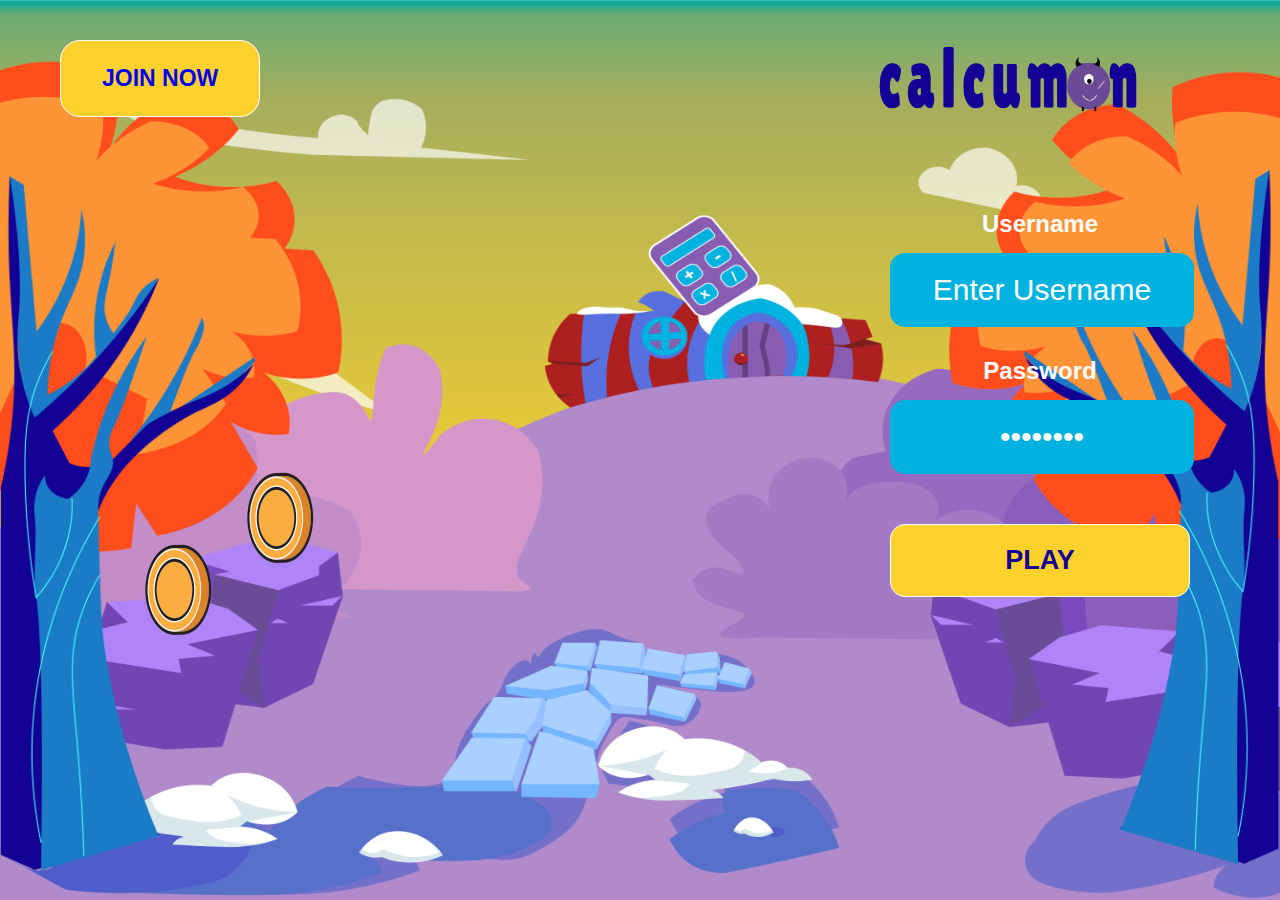
<file: index.html>
<!DOCTYPE html>
<html lang="en">
<head>
  <meta charset="utf-8">
  <title>CacluMon</title>
  <link rel="stylesheet" href="styles.css">
</head>
<body>
    <div class = "bg">
        <div class = "nav">
            <ul>
                <li class="button"><a href="#signup">JOIN NOW</a></li>
                <li style="float:right">
                    <a class="active" href="#home">
                        <img src="images/logofinal.png">
                    </a></li>
            </ul>
        </div>

        <div class = "login">
            <form name = "login">
                <label> Username</label>
                <input class = "info" label = "username" value="Enter Username">
                <label> Password</label>
                <input class = "info" label = "password" type="password" value="password">
                <input class = "play" type="submit" value="PLAY">
            </form>
        </div>

        
        <canvas class = "coin1" id="coinAnimation"></canvas>
        <canvas class = "coin2" id="coinAnimation2"></canvas>
        
    </div>

    <!-- <script src="spriteAnimation.js"></script> -->
    <script src="animationScripts/coinAnimation.js"></script>
    <script src="animationScripts/coinAnimation2.js"></script>
       

</body>
</html>
</file>
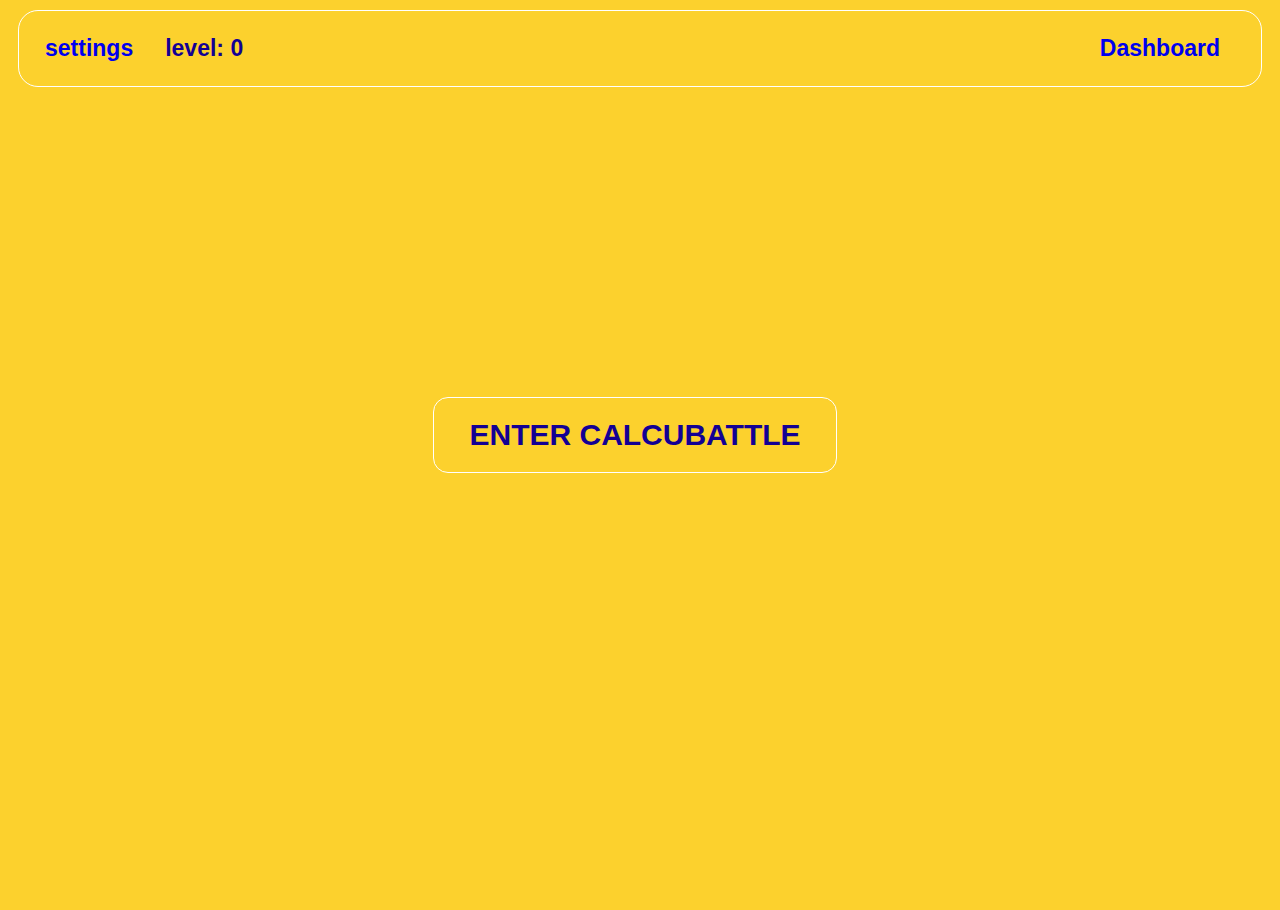
<file: gameHome.html>
<!DOCTYPE html>
<html lang="en">
  <head>
    <meta charset="utf-8">
    <title>CacluMon</title>
    <link rel="stylesheet" href="gameIndex.css">
    <style>
    </style>
  </head>

  <body>

    <div class = "content">
      <!-- navbar (settings, level, dashboard) -->
      <div class = "nav">
          <ul>
              <li><a href="#signup">settings</a></li>
              <li>level: 0</li>
              <li style="float:right">
                  <a class="active" href="#home">
                      Dashboard
                  </a></li>
          </ul>
      </div>
      <div class = "problem-content">
        <!-- place to dispay question -->
        <button class = "button"> ENTER CALCUBATTLE </button>
      </div>
      <!-- attacks (buttons) -->
      <div>

      </div>
    </div>
  </body>

</html>
</file>
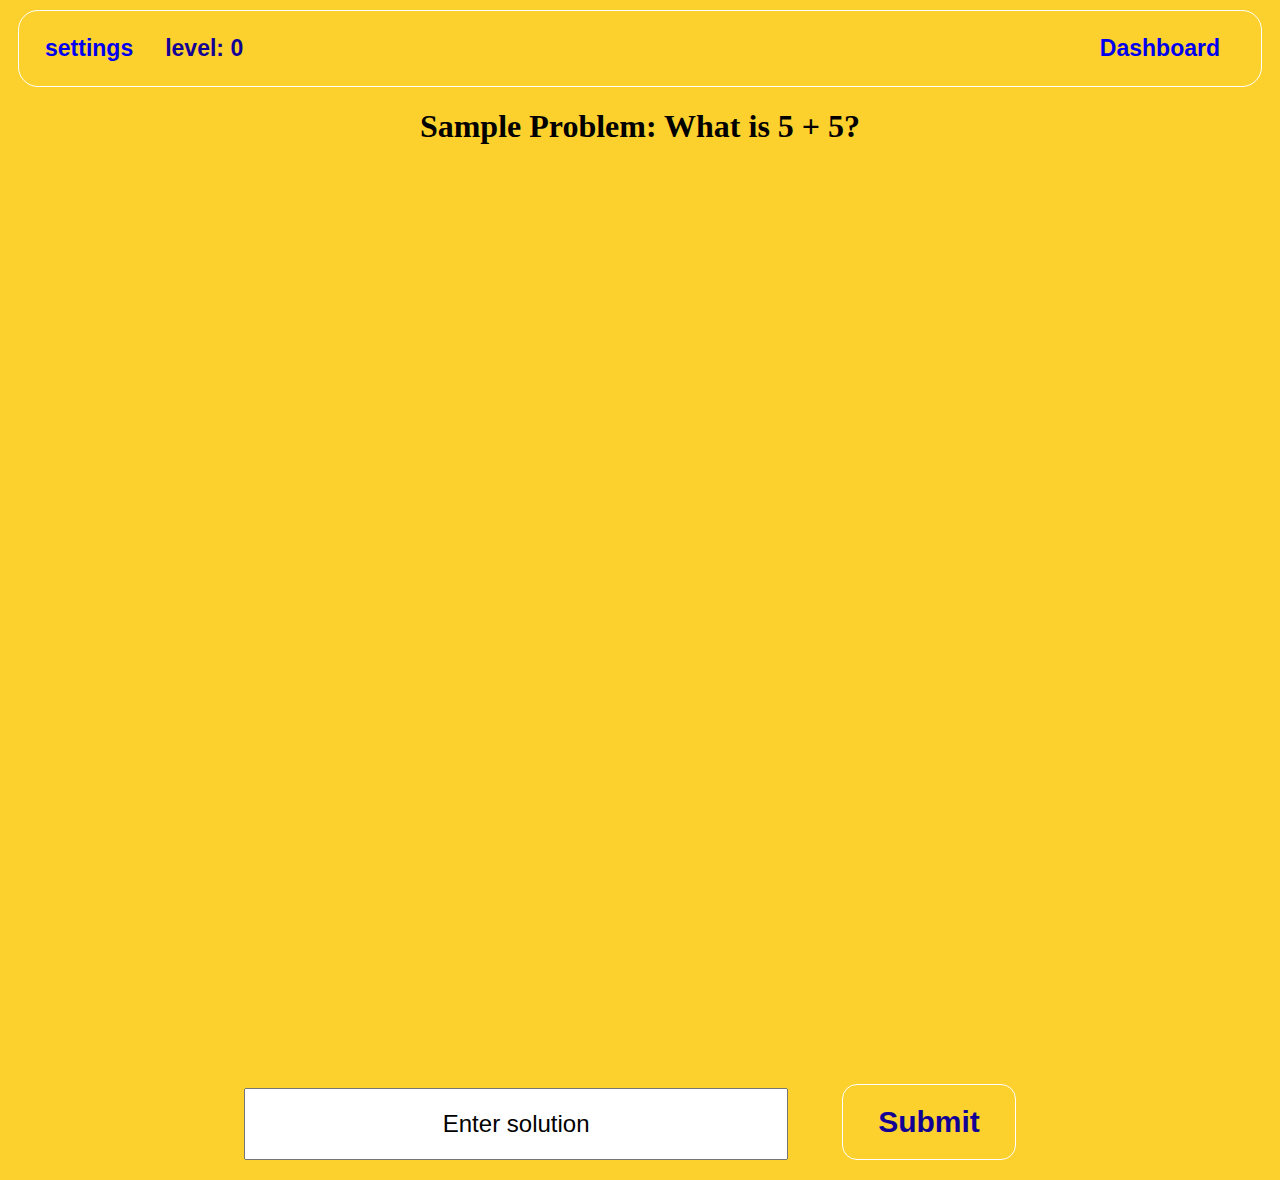
<file: gameIndex.html>
<!DOCTYPE html>
<html lang="en">
  <head>
    <meta charset="utf-8">
    <title>CacluMon</title>
    <link rel="stylesheet" href="gameIndex.css">
  </head>

  <body>

    <div class = "content">
      <!-- navbar (settings, level, dashboard) -->
      <div class = "nav">
          <ul>
              <li><a href="#signup">settings</a></li>
              <li>level: 0</li>
              <li style="float:right">
                  <a class="active" href="#home">
                      Dashboard
                  </a></li>
          </ul>
      </div>
      <div class = "problem-content">
        <!-- place to dispay question -->
        <h1 class = "problem"> Sample Problem: What is 5 + 5? </h1>

        <!-- canvas (for drawing calcumons and animating-->
        <canvas class = "game"></canvas>
        <!-- place for answers -->
        <input id = "userInput" class = "solution" value="Enter solution">
        <input id = "submit" class = "solution-submit button" type="submit" value="Submit">
      </div>
      <!-- attacks (buttons) -->
      <div>

      </div>
    </div>
    <script src = "Game/Game.js"></script>
    <script>
      let submit = document.getElementById('submit')
      let userInput = null
      submit.onclick = function() {
          userInput = document.getElementById('userInput').value
          alert(userInput)
      }
    </script>
  </body>

</html>
</file>
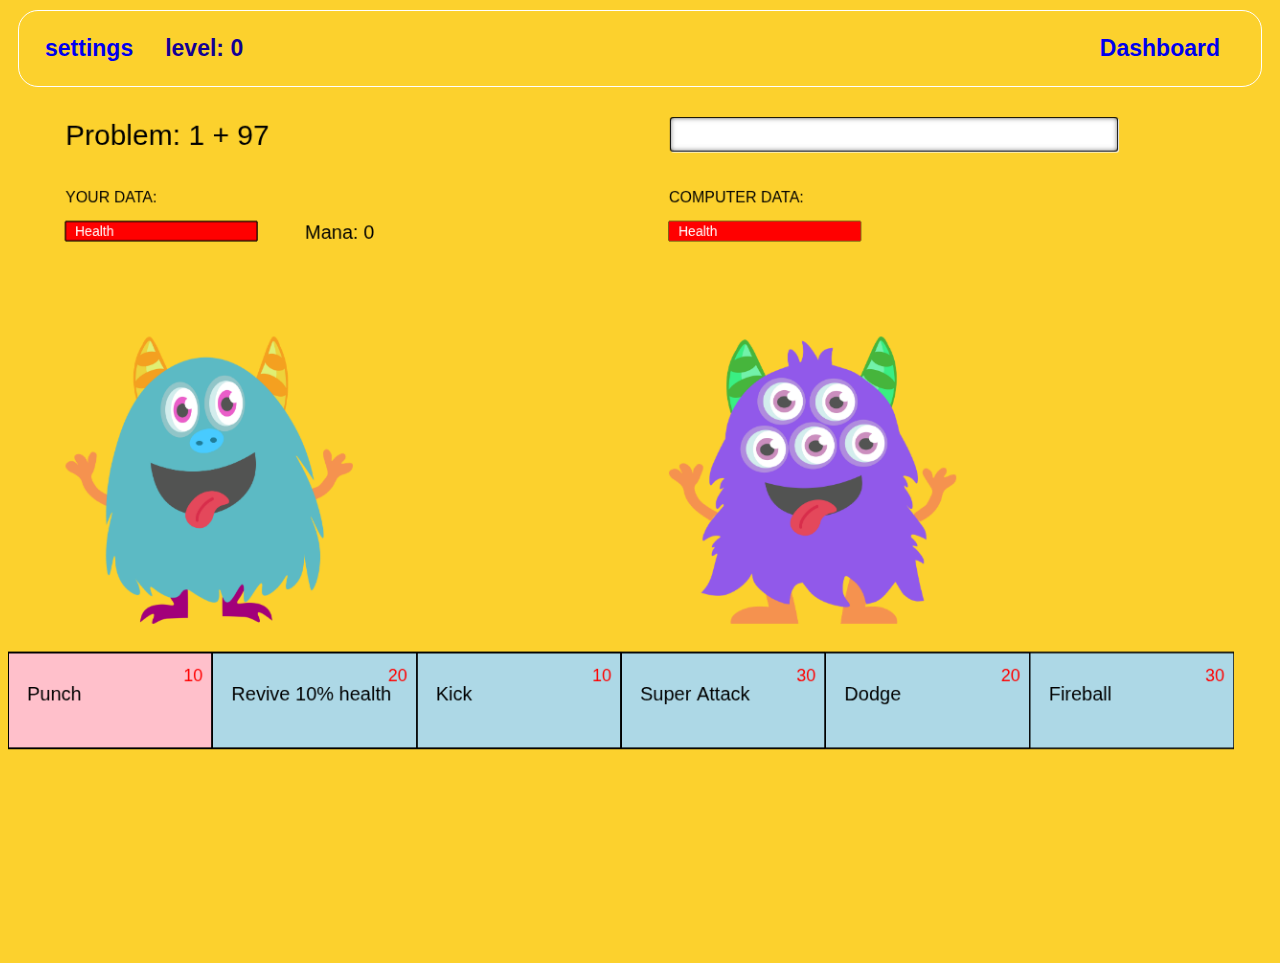
<file: Game/Game.html>
<!DOCTYPE html>
<html lang="en">
  <head>
    <meta charset="utf-8">
    <title>CacluMon</title>
    <link rel="stylesheet" href="../gameIndex.css">

    <!-- For getting user input through canvas element -->
    <script src = "CanvasInput/CanvasInput.js"></script>
    <script src = "CanvasInput/CanvasInput.min.js"></script>
  </head>

  <body>

    <div class = "content">
      <!-- navbar (settings, level, dashboard) -->
      <div class = "nav">
          <ul>
              <li><a href="#signup">settings</a></li>
              <li>level: 0</li>
              <li style="float:right">
                  <a class="active" href="#home">
                      Dashboard
                  </a>
              </li>
          </ul>
      </div>
      <canvas class = "game" id="game" width="480" height="320"></canvas>
    </div>
    <!-- images -->
    <div style="display:none;">
      <img id="monster1"
           src="Calcumons/monster1.png"
           width="300" height="227">
      <img id="monster2"
           src="Calcumons/monster2.png"
           width="300" height="227">
      <img id="monster3"
           src="Calcumons/monster3.png"
           width="300" height="227">
    </div>

    <script src="problemGenerator.js"></script>
    <script src="solutionApi.js"></script>
    <script src = "Player.js"></script>
    <script src = "Computer.js"></script>
    <script src = "Game.js"></script>
    <script>
        let canvas = document.getElementById("game");
        // 2D rendering context, to paint to canvas
        let ctx = canvas.getContext("2d");
        ctx.canvas.width  = window.outerWidth;
        ctx.canvas.height = window.outerHeight;
        let Calcumon = new Game(ctx, canvas)
        // ctx.canvas.height = window.innerHeight;

        // handle click events
        canvas.addEventListener('click', (e) => {
          return Calcumon.mouseClickHandler(e)
        });

        // draw game
        Calcumon.draw()
        function run() {
            Calcumon.update()
        }
        run()
        
        // will execute draw every 10 milliseconds
        setInterval(run, 10);
    </script>
  </body>

</html>
</file>
<file: styles.css>
/* body {
    background-image: url('images/pokegrassbg.png');
    background-repeat: no-repeat;
    background-size: cover;
    height: 100%;
} */

body, html {
    height: 100%;
    overflow: hidden;
    margin: 0;
    padding: 0;
}
  
.bg { 
    /* The image used */
    background-image: url("images/bg-calc.png");
  
    /* Full height */
    height: 100%; 
    margin: 0;
    padding: 0;
    background-position-y: -1;
  
    /* Center and scale the image nicely */
    background-position: center;
    background-repeat: no-repeat;
    background-size: 100% 100%;
}

/* navbar */
ul {
    list-style-type: none;
    margin: 0;
    padding: 0;
    overflow: hidden;
    margin-left: 30px;
    margin-top: 0px;
  }
  
  li {
    float: left;
  }
  
  li a {
    display: block;
    text-align: center;
    padding: 14px 16px;
    text-decoration: none;
  }

  .nav img {
      width: 60%;
      margin: 0;
      padding:0;
      padding-top: 10px;
  }

  .nav .button {
      color: #130094;
      background-color: #FCD12D;
      padding: 10px;
      margin: 10px;
      border-radius: 20px;
      font-size: 23px;
      padding-right: 25px;
      padding-left: 25px;
      margin-left: 30px;
      margin-top: 30px;
      font-weight: bold;
      border: 1px solid white;
      font-family: 'Gill Sans', 'Gill Sans MT', Calibri, 'Trebuchet MS', sans-serif;
  }

  .nav {
       padding-top: 10px;
  }
  
  /* login form */
  .login label, .login input {
      display: inline-block;
      width: 100%;
      margin-bottom: 15px;
      font-size: 24px;
      text-align: center;
  }

  .login input {
      padding-bottom: 20px;
      padding-top: 20px;
      background-color: #FCD12D;
      margin-bottom: 30px;
      color: #130094;
      font-family: 'Gill Sans', 'Gill Sans MT', Calibri, 'Trebuchet MS', sans-serif;
      border-radius: 15px;
      margin-top: 20px;
      font-size: 27px;
      font-weight: bolder;
      border: 1px solid white;
    }

  .login .info {
      background-color: #00B2DF;
      color: white;
      border-radius: 15px;
      margin-top: 0;
      font-size: 30px;
      font-weight: normal;
      border: 0px;
  }

  .login form {
      width: 300px;
      float: right;
      margin-top: 5%;
      margin-right: 90px;
      color: white;
      font-weight: bolder;
      font-family: 'Gill Sans', 'Gill Sans MT', Calibri, 'Trebuchet MS', sans-serif;
  }

/* layering positions */
  .login {
      z-index: 1000;
  }

  canvas {
      z-index: 50;
  }
  /* canvas sprites*/
  .coin1 {
      position: fixed;
      top: 60%;
      left: 10%;
  }

  .coin2 {
    position: fixed;
    top: 52%;
    left: 18%;
  }
</file>
<file: gameIndex.css>
/* navbar */
ul {
    list-style-type: none;
    margin: 0;
    padding: 0;
    overflow: hidden;
    /* margin-left: 30px; */
    margin-top: 0px;
  }
  
  li {
    float: left;
  }
  a {
      text-decoration: none;
  }
  li {
    display: block;
    text-align: center;
    padding: 14px 16px;
    text-decoration: none;
  }

  .nav img {
      width: 60%;
      margin: 0;
      padding:0;
      padding-top: 10px;
  }

  .nav {
      color: #130094;
      padding: 10px;
      margin: 10px;
      border-radius: 20px;
      font-size: 23px;
      padding-right: 25px;
      /* padding-left: 25px; */
      /* margin-left: 30px; */
      /* margin-top: 30px; */
      font-weight: bold;
      border: 1px solid white;
      font-family: 'Gill Sans', 'Gill Sans MT', Calibri, 'Trebuchet MS', sans-serif;
  }

  .nav {
       padding-top: 10px;
  }

  /* question/answer display */

  .problem {
      text-align: center;
  }

  .solution {
      text-align: center;
      margin: 20px;
      padding: 20px;
      width: 500px;
      font-size: 24px;
      position: relative;
  }

  .problem-content {
      text-align: center;
  }

  input {
      display: inline-block;
  }
  /* game canvas */
canvas {
    width: 97%;
    position: relative;
}

body {
    background-color:  #FCD12D;
    overflow: hidden;
}

.button {
    color: #130094;
    background-color: #FCD12D;
    padding: 20px;
    margin: 20px;
    margin-right: 40px;
    float: center;
    border-radius: 15px;
    font-size: 30px;
    padding-right: 35px;
    padding-left: 35px;
    margin-left: 30px;
    margin-top: 300px;
    position: relative;
    font-weight: bold;
    border: 1px solid white;
    font-family: 'Gill Sans', 'Gill Sans MT', Calibri, 'Trebuchet MS', sans-serif;
   
}

.content:not(.game) {
    z-index: 1000;
}

html, body {
    height: 100%;
}
.content {
    height: 100%;
}
</file>
